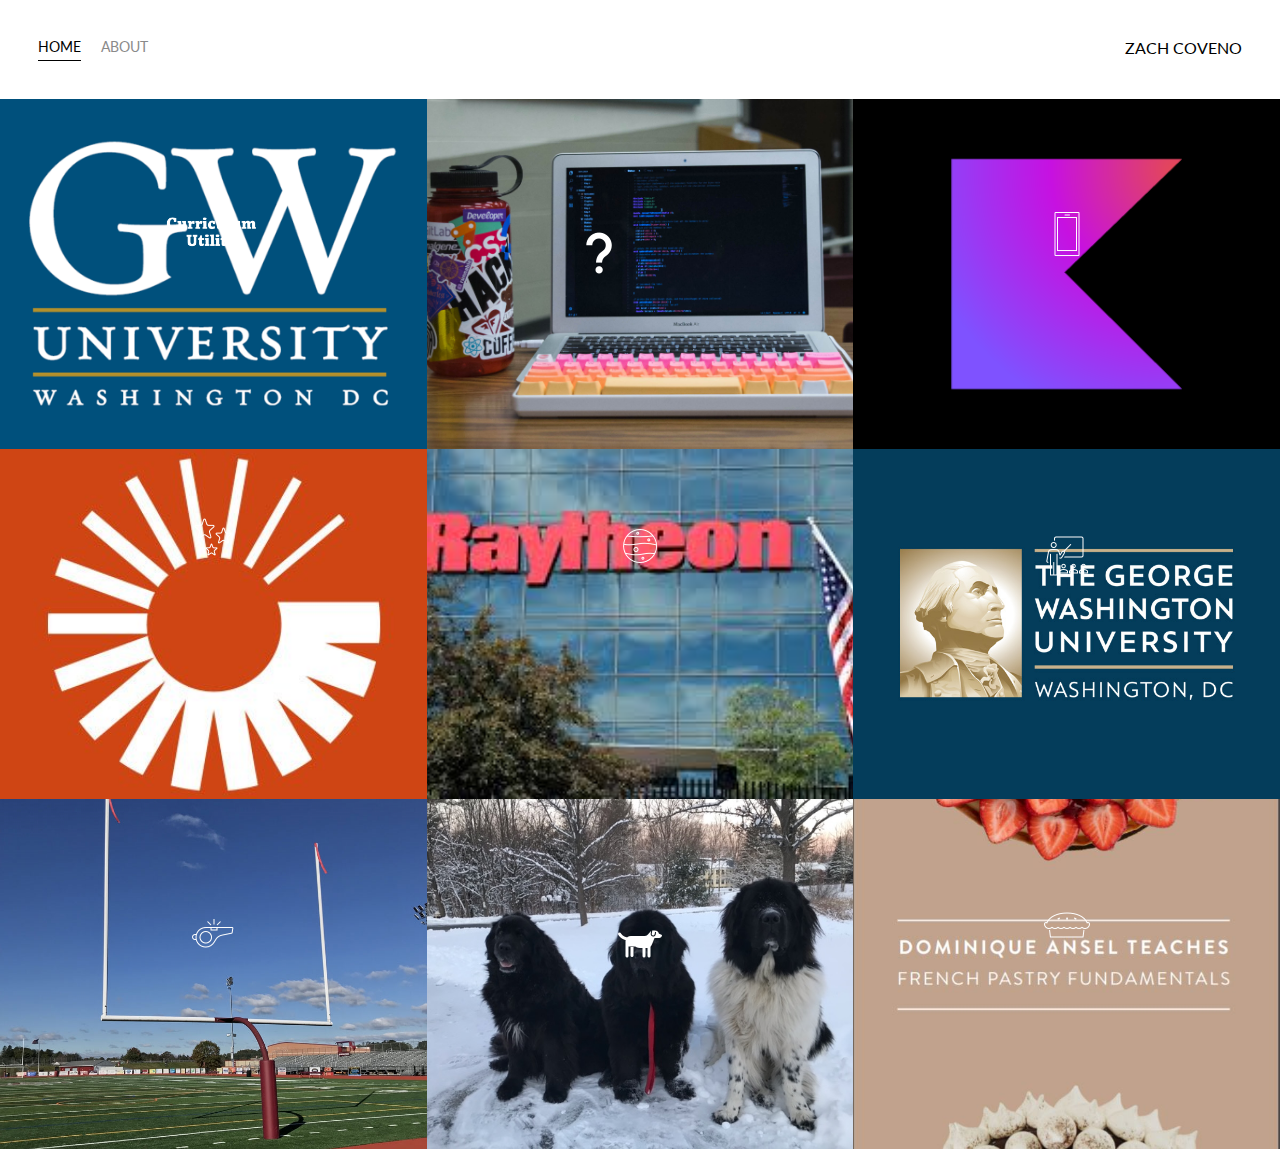
<file: index.html>
<!DOCTYPE html>
<html lang='en'>

<head>
  <meta charset='UTF-8'>
  <title>Portfolio Homepage</title>
  <link href="https://fonts.googleapis.com/css?family=Lato" rel="stylesheet">
  <link rel="stylesheet" href="styles.css">
</head>

<body>
  <div class="container">
    <div class="nav-wrapper">
      <div class="left-side">
        <div class="nav-link-wrapper active-nav-link">
          <a href="index.html">Home</a>
        </div>

        <div class="nav-link-wrapper">
          <a href="about.html">About</a>
        </div>
      </div>

      <div class="right-side">
        <div class="brand">
          ZACH COVENO
        </div>
      </div>
    </div>

    <div class="content-wrapper">
      <div class="portfolio-items-wrapper">

        <div class="portfolio-item-wrapper">
          <div class="portfolio-img-background" style="background-image:url(images/portfolio1.jpg)"></div>

          <div class="img-text-wrapper" onclick="location.href='portfolio1.html';">
            <div class="logo-wrapper">
              <img src="images/logos/CurriculumUtility.png" alt="">
            </div>

            <div class="subtitle">Built a Beta College curriculum planning and tracking tool for GWU Students</div>
          </div>
        </div>

        <div class="portfolio-item-wrapper">
          <div class="portfolio-img-background" style="background-image:url(images/portfolio2.jpg)"></div>
          <div class="img-text-wrapper" onclick="location.href='portfolio2.html';">
            <div class="logo-wrapper">
              <img src="images/logos/question.png" alt="">
            </div>

            <div class="subtitle">Under Construction.</div>
          </div>
        </div>

        <div class="portfolio-item-wrapper">
          <div class="portfolio-img-background" style="background-image:url(images/portfolio3.jpg)"></div>
          <div class="img-text-wrapper" onclick="location.href='portfolio3.html';">
            <div class="logo-wrapper">
              <img src="images/logos/android.png" alt="">
            </div>

            <div class="subtitle">Built an adroid application used to find news near you (or any searched for location).</div>
          </div>
        </div>

        <div class="portfolio-item-wrapper" onclick="location.href='portfolio4.html';">
          <div class="portfolio-img-background" style="background-image:url(images/portfolio4.jpg)"></div>
          <div class="img-text-wrapper" onclick="location.href='portfolio4.html';">
            <div class="logo-wrapper">
              <img src="images/logos/stars.png" alt="">
            </div>

            <div class="subtitle">Raytheon STARS program is their air traffic control government contract. With an emphasis on safety and effeciency this project
              presents numerous tasks and challenges to the engineers that keep it running.</div>
          </div>
        </div>

        <div class="portfolio-item-wrapper">
          <div class="portfolio-img-background" style="background-image:url(images/portfolio5.jpg)"></div>
          <div class="img-text-wrapper" onclick="location.href='portfolio5.html';">
            <div class="logo-wrapper">
              <img src="images/logos/mars.png" alt="">
            </div>

            <div class="subtitle">Raytheon MARS program is a new project hoping to simplify the task at hand for air traffic controllers. As an R&D project this assignment
              provides unique challenges and a change of pace from STARS.
            </div>
          </div>
        </div>

        <div class="portfolio-item-wrapper">
          <div class="portfolio-img-background" style="background-image:url(images/portfolio6.jpg)"></div>
          <div class="img-text-wrapper" onclick="location.href='portfolio6.html';">
            <div class="logo-wrapper">
              <img src="images/logos/TAing.png" alt="">
            </div>

            <div class="subtitle">TAing is a vital part of the educational process at GWU. I held office hours and would help students understand concepts and answer homework questions.</div>
          </div>
        </div>

        <div class="portfolio-item-wrapper">
          <div class="portfolio-img-background" style="background-image:url(images/portfolio7.jpg)"></div>
          <div class="img-text-wrapper" onclick="location.href='portfolio7.html';">
            <div class="logo-wrapper">
              <img src="images/logos/football.png" alt="">
            </div>

            <div class="subtitle">When I'm not being a software engineer I coach High School Football!</div>
          </div>
        </div>

        <div class="portfolio-item-wrapper">
          <div class="portfolio-img-background" style="background-image:url(images/portfolio8.jpg)"></div>
          <div class="img-text-wrapper" onclick="location.href='portfolio8.html';">
            <div class="logo-wrapper">
              <img src="images/logos/dogs.png" alt="">
            </div>

            <div class="subtitle">I love all dogs - but especially mine!</div>
          </div>
        </div>

        <div class="portfolio-item-wrapper">
          <div class="portfolio-img-background" style="background-image:url(images/portfolio9.jpg)"></div>
          <div class="img-text-wrapper" onclick="location.href='portfolio9.html';">
            <div class="logo-wrapper">
              <img src="images/logos/baking.png" alt="">
            </div>

            <div class="subtitle">Like many during the pandemic lockdown, I picked up baking as a passtime and think I've made some delicious desserts!</div>
          </div>
        </div>

        <!-- <div class="portfolio-item-wrapper">
          <div class="portfolio-img-background" style="background-image:url(images/portfolio10.jpg)"></div>
          <div class="img-text-wrapper">
            <div class="logo-wrapper">
              <img src="images/logos/ministry-safe.png" alt="">
            </div>

            <div class="subtitle">A complete child safety system for organizations.</div>
          </div>
        </div>

        <div class="portfolio-item-wrapper">
          <div class="portfolio-img-background" style="background-image:url(images/portfolio11.jpg)"></div>
          <div class="img-text-wrapper">
            <div class="logo-wrapper">
              <img src="images/logos/open-devos.png" alt="">
            </div>

            <div class="subtitle">Publish and share daily devotionals.</div>
          </div>
        </div>

        <div class="portfolio-item-wrapper">
          <div class="portfolio-img-background" style="background-image:url(images/portfolio12.jpg)"></div>
          <div class="img-text-wrapper">
            <div class="logo-wrapper">
              <img src="images/logos/toastability.png" alt="">
            </div>

            <div class="subtitle">Easy way to manage the digital life of your bar or restaurant.</div>
          </div>
        </div> -->

      </div>
    </div>
  </div>

</body>

<script>
  const portfolioItems = document.querySelectorAll('.portfolio-item-wrapper');

  portfolioItems.forEach(portfolioItem => {
    portfolioItem.addEventListener('mouseover', () => {
      console.log(portfolioItem.childNodes[1].classList)
      portfolioItem.childNodes[1].classList.add('image-blur');
    });

    portfolioItem.addEventListener('mouseout', () => {
      console.log(portfolioItem.childNodes[1].classList)
      portfolioItem.childNodes[1].classList.remove('image-blur');
    });
  });

  function portfolio1CLICK(){
    console.log("clicked");
    
  }

</script>

</html>
</file>
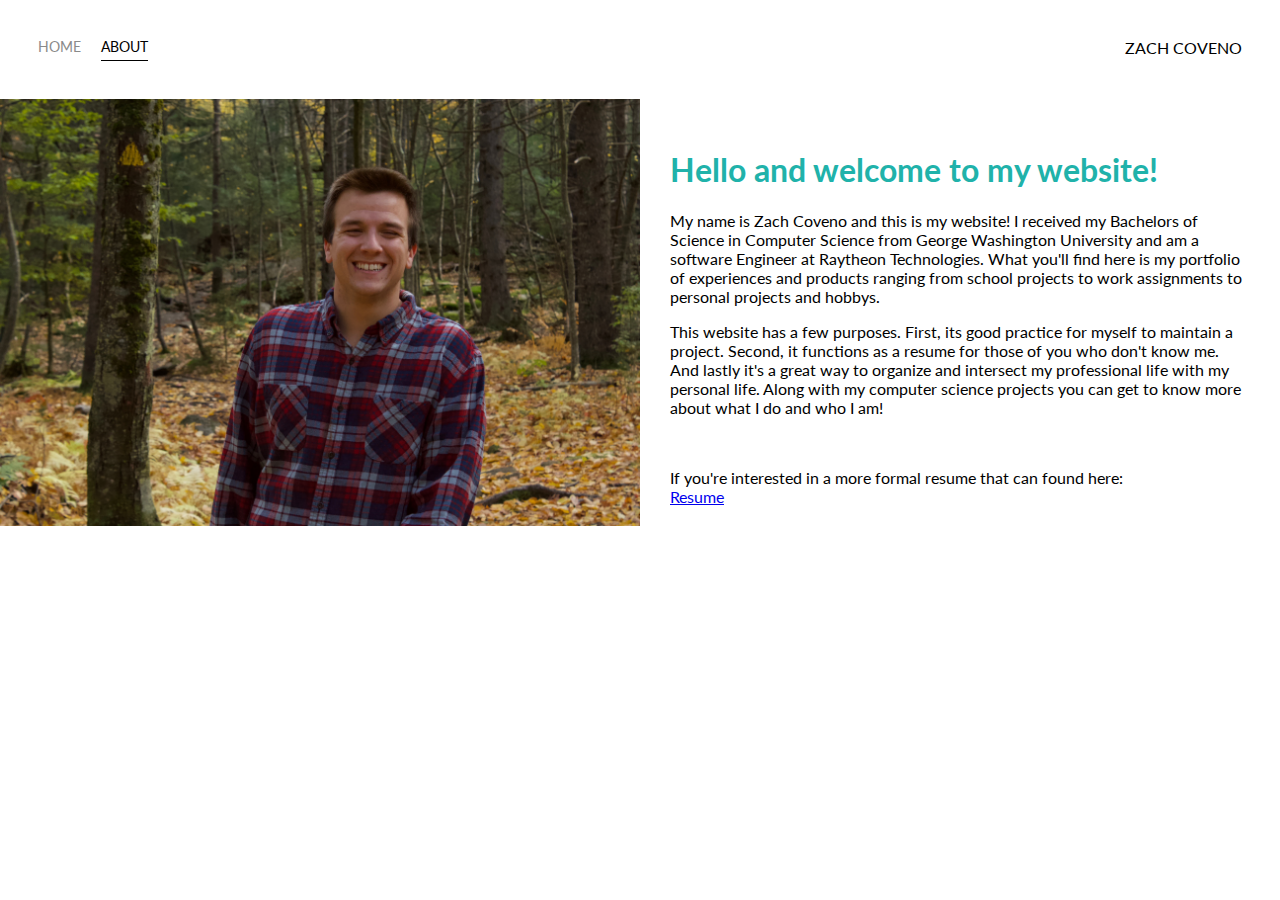
<file: about.html>
<!DOCTYPE html>
<html lang='en'>

<head>
  <meta charset='UTF-8'>
  <title>Portfolio Homepage</title>
  <link href="https://fonts.googleapis.com/css?family=Lato" rel="stylesheet">
  <link rel="stylesheet" href="styles.css">
</head>

<body>
  <div class="container">
    <div class="nav-wrapper">
      <div class="left-side">
        <div class="nav-link-wrapper">
          <a href="index.html">Home</a>
        </div>

        <div class="nav-link-wrapper active-nav-link">
          <a href="about.html">About</a>
        </div>
      </div>

      <div class="right-side">
        <div class="brand">
          ZACH COVENO
        </div>
      </div>
    </div>

    <div class="content-wrapper">
      <div class="two-column-wrapper">
        <div class="profile-image-wrapper">
          <img src="images/profile.jpg" alt="">
        </div>

        <div class="profile-content-wrapper">
          <h1>Hello and welcome to my website!</h1>
          <p>My name is Zach Coveno and this is my website! I received my Bachelors of Science in Computer Science from
             George Washington University and am a software Engineer at Raytheon Technologies. What you'll find here is my portfolio
              of experiences and products ranging from school projects to work assignments to personal projects and hobbys.
          </p>

          <p>This website has a few purposes. First, its good practice for myself to maintain a project. Second, it functions as a 
            resume for those of you who don't know me. And lastly it's a great way to organize and intersect my professional life with my 
            personal life. Along with my computer science projects you can get to know more about what I do and who I am!
          </p>

          <br>
          <p>
           If you're interested in a more formal resume that can found here:
          <br>
          <a href="https://coveno6.github.io/Resume.pdf" target="_blank">Resume</a>
        </p>
        </div>
      </div>
    </div>
  </div>

</body>

</html>
</file>
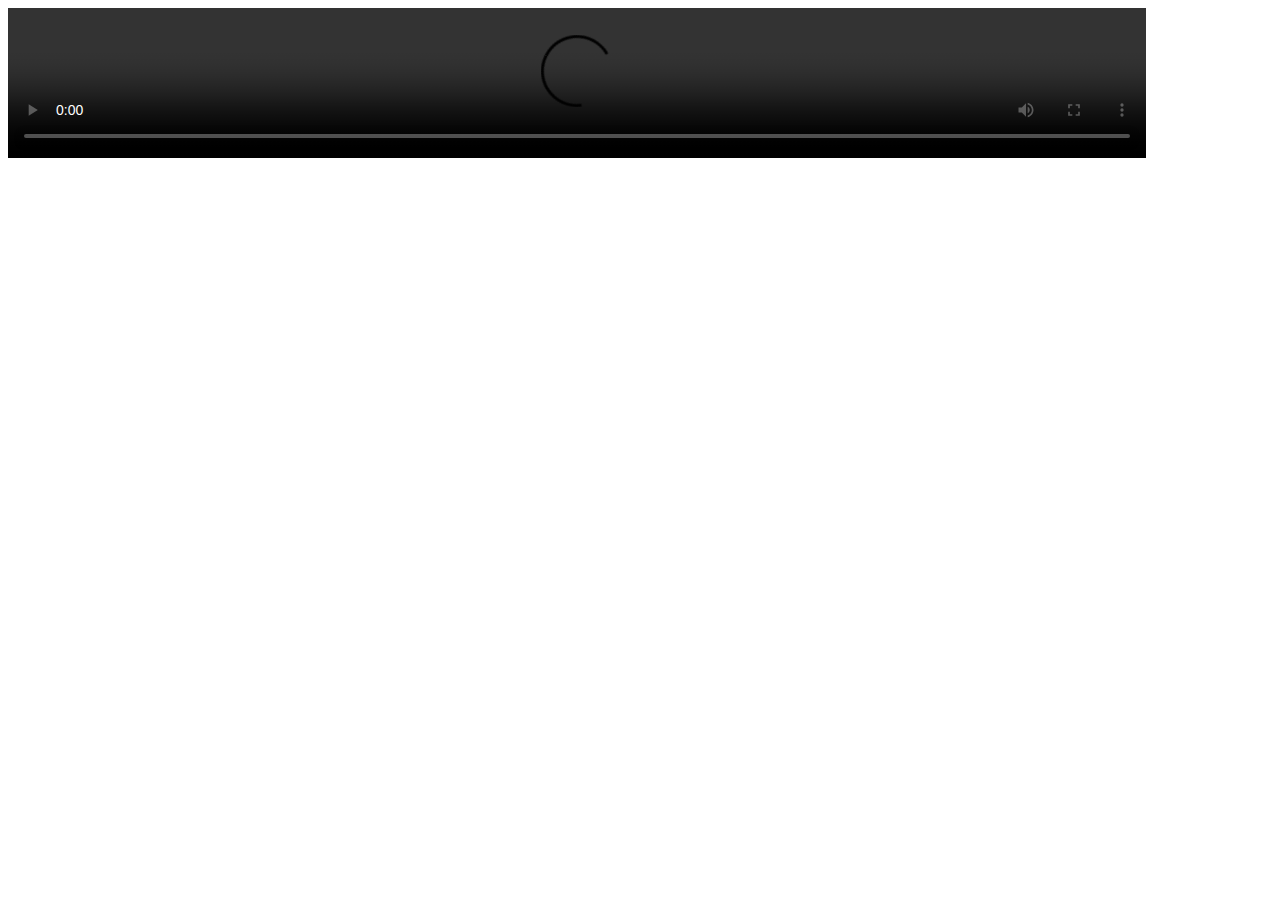
<file: curriculumUtilityVideo.html>
<!DOCTYPE html>
<html>
<body>    
    <video width="90%" height="90%" controls>
      <source src="Projects\Project 1 - Curriculum Utility\Videos\Demo.mp4" type="video/mp4">
      Your browser does not support the video tag.
    </video>
</body>
</html>
</file>
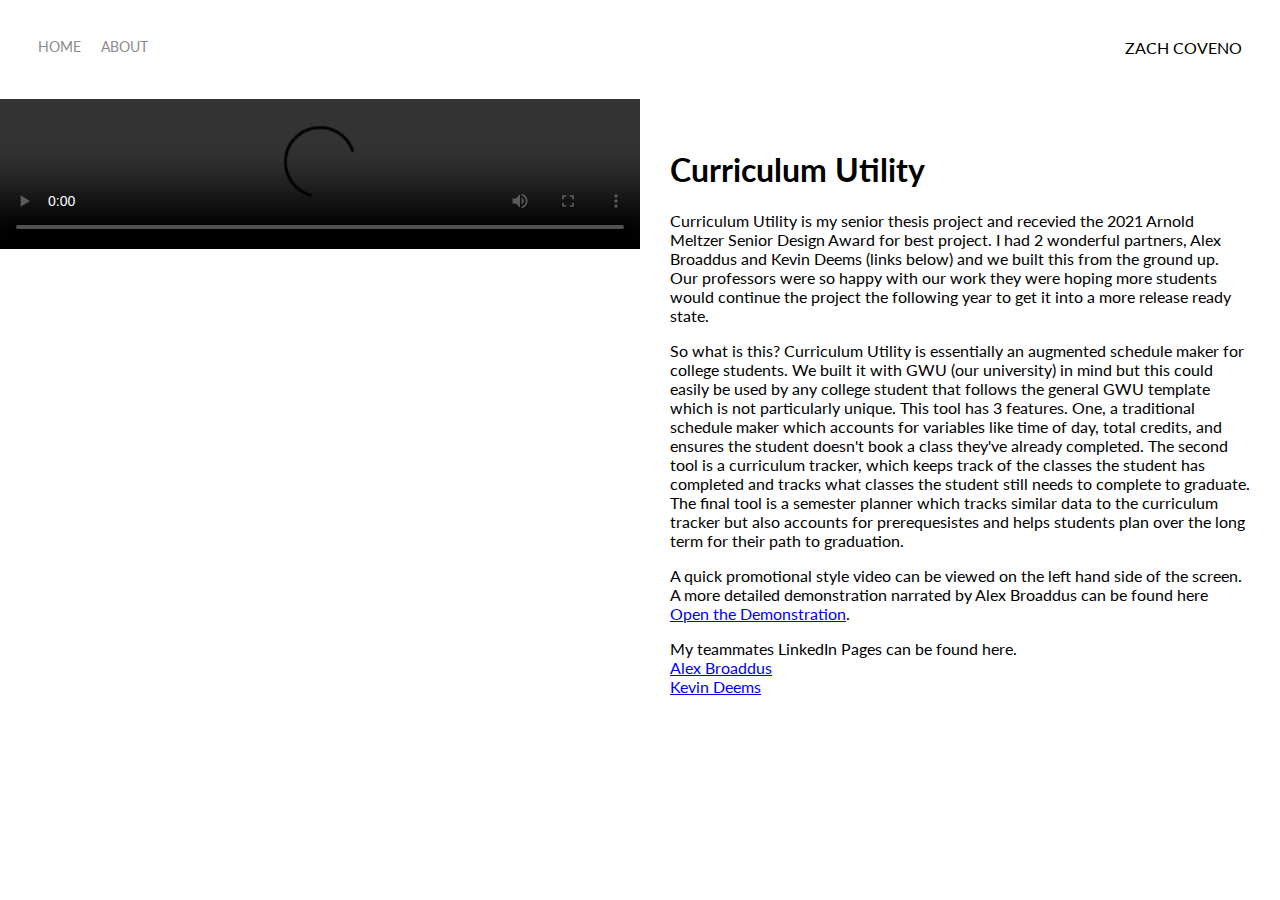
<file: portfolio1.html>
<!DOCTYPE html>
<html lang='en'>

<head>
  <meta charset='UTF-8'>
  <title>Portfolio Homepage</title>
  <link href="https://fonts.googleapis.com/css?family=Lato" rel="stylesheet">
  <link rel="stylesheet" href="styles.css">
</head>

<body>
  <div class="container">
    <div class="nav-wrapper">
      <div class="left-side">
        <div class="nav-link-wrapper">
          <a href="index.html">Home</a>
        </div>

        <div class="nav-link-wrapper">
          <a href="about.html">About</a>
        </div>
      </div>

      <div class="right-side">
        <div class="brand">
          ZACH COVENO
        </div>
      </div>
    </div>

    <div class="content-wrapper">
      <div class="two-column-wrapper">
        <div class="video-wrapper">
          <video controls>
            <source src="Projects/Project 1 - Curriculum Utility/Videos/promo.mp4" type="video/mp4">
            Your browser does not support HTML video.
        </video>
        </div>


        <div class="description-wrapper">
          <h1>Curriculum Utility</h1>
          <p>Curriculum Utility is my senior thesis project and recevied the 2021 Arnold Meltzer Senior Design Award for best project. I
              had 2 wonderful partners, Alex Broaddus and Kevin Deems (links below) and we built this from the ground up. Our professors were so happy with
              our work they were hoping more students would continue the project the following year to get it into a more release ready state. 
          </p>

          <p>So what is this? Curriculum Utility is essentially an augmented schedule maker for college students. We built it with GWU (our university) in mind
              but this could easily be used by any college student that follows the general GWU template which is not particularly unique. This tool has 3 features.
              One, a traditional schedule maker which accounts for variables like time of day, total credits, and ensures the student doesn't book a class they've 
              already completed. The second tool is a curriculum tracker, which keeps track of the classes the student has completed and tracks what classes the student
              still needs to complete to graduate. The final tool is a semester planner which tracks similar data to the curriculum tracker but also accounts for prerequesistes 
              and helps students plan over the long term for their path to graduation.
          </p>
          <p>
              A quick promotional style video can be viewed on the left hand side of the screen. A more detailed demonstration narrated by Alex Broaddus can be found here <a href="curriculumUtilityVideo.html" target="_blank">Open the Demonstration</a>.
          </p>

          <p>
              My teammates LinkedIn Pages can be found here. 
            <br>
            <a href="https://www.linkedin.com/in/alex-broaddus/" target="_blank">Alex Broaddus</a>
            <br>
            <a href="https://www.linkedin.com/in/kevindeems/" target="_blank">Kevin Deems</a>
          </p>
        </div>
      </div>
    </div>
  </div>

</body>

</html>
</file>
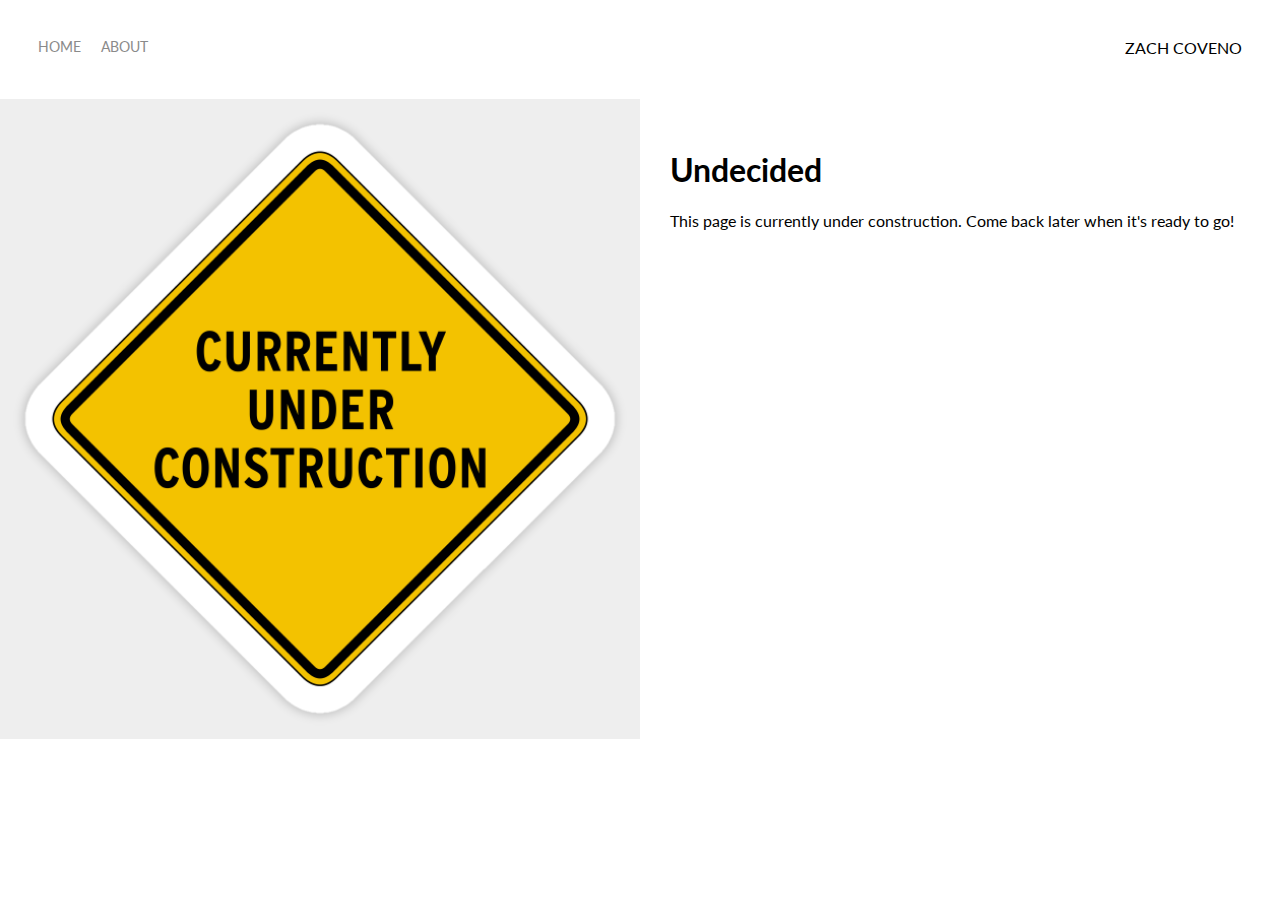
<file: portfolio2.html>
<!DOCTYPE html>
<html lang='en'>

<head>
  <meta charset='UTF-8'>
  <title>Portfolio Homepage</title>
  <link href="https://fonts.googleapis.com/css?family=Lato" rel="stylesheet">
  <link rel="stylesheet" href="styles.css">
</head>

<body>
  <div class="container">
    <div class="nav-wrapper">
      <div class="left-side">
        <div class="nav-link-wrapper">
          <a href="index.html">Home</a>
        </div>

        <div class="nav-link-wrapper">
          <a href="about.html">About</a>
        </div>
      </div>

      <div class="right-side">
        <div class="brand">
          ZACH COVENO
        </div>
      </div>
    </div>

    <div class="content-wrapper">
      <div class="two-column-wrapper">
        <div class="profile-image-wrapper">
          <img src="Projects\Project 2 -\underConstruction.png" alt="">
        </div>

        <div class="description-wrapper">
            <h1>Undecided</h1>
            <p>This page is currently under construction. Come back later when it's ready to go!            </p>
  
        </div>
      </div>
    </div>
  </div>

</body>

</html>
</file>
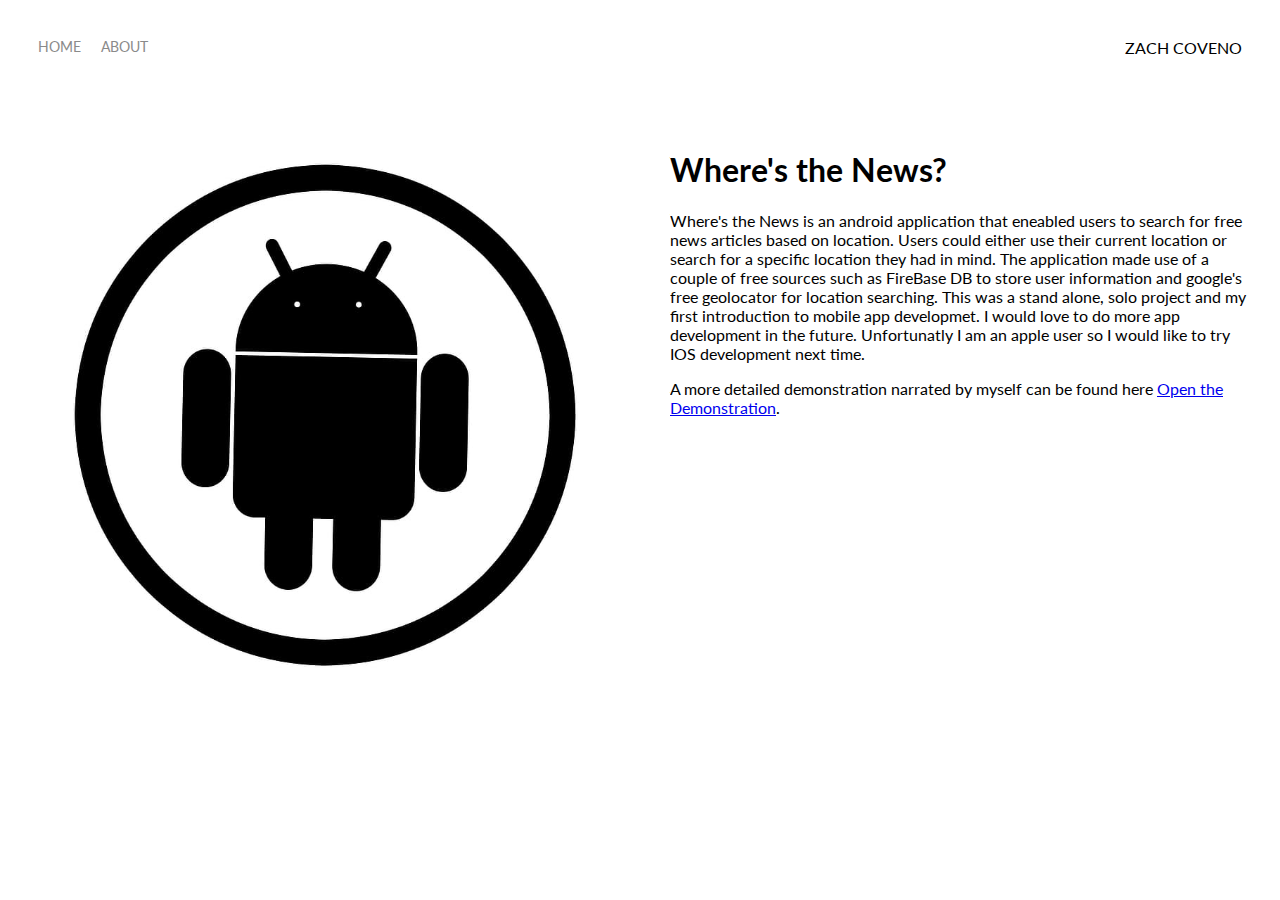
<file: portfolio3.html>
<!DOCTYPE html>
<html lang='en'>

<head>
  <meta charset='UTF-8'>
  <title>Portfolio Homepage</title>
  <link href="https://fonts.googleapis.com/css?family=Lato" rel="stylesheet">
  <link rel="stylesheet" href="styles.css">
</head>

<body>
  <div class="container">
    <div class="nav-wrapper">
      <div class="left-side">
        <div class="nav-link-wrapper">
          <a href="index.html">Home</a>
        </div>

        <div class="nav-link-wrapper">
          <a href="about.html">About</a>
        </div>
      </div>

      <div class="right-side">
        <div class="brand">
          ZACH COVENO
        </div>
      </div>
    </div>

    <div class="content-wrapper">
      <div class="two-column-wrapper">
          <div class="profile-image-wrapper">
                <img src="Projects\Project 3 - Android App\android.png" alt="">
        </div>

        <div class="description-wrapper">
          <h1>Where's the News?</h1>
          <p>Where's the News is an android application that eneabled users to search for free news articles based on location. Users could either use their current location
              or search for a specific location they had in mind. The application made use of a couple of free sources such as FireBase DB to store user information and google's 
              free geolocator for location searching. This was a stand alone, solo project and my first introduction to mobile app developmet. I would love to do more app development
              in the future. Unfortunatly I am an apple user so I would like to try IOS development next time. 
          </p>
          <p>
            A more detailed demonstration narrated by myself can be found here <a href="wherestheNewsVideo.html" target="_blank">Open the Demonstration</a>.
          </p>
        </div>
      </div>
    </div>
  </div>

</body>

</html>
</file>
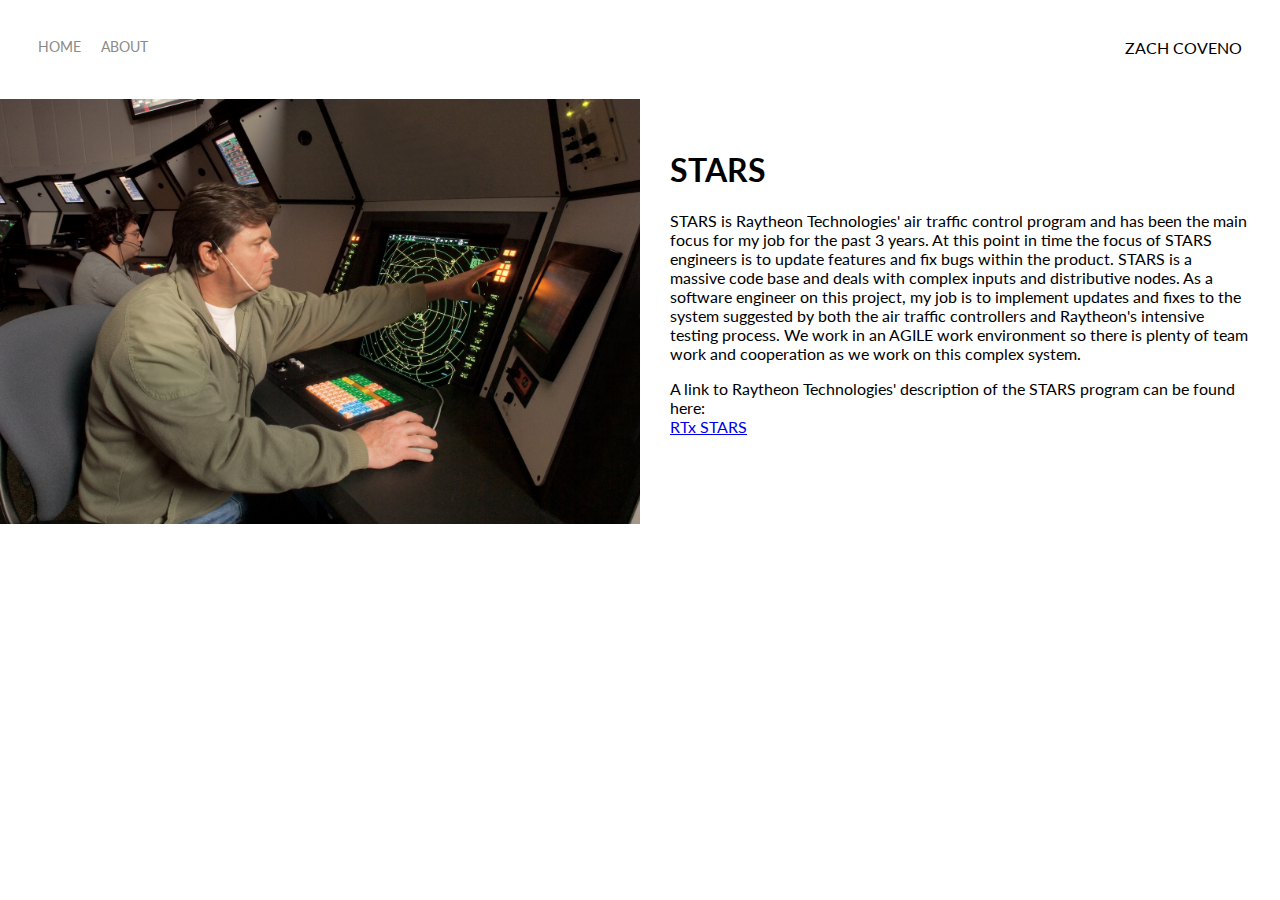
<file: portfolio4.html>
<!DOCTYPE html>
<html lang='en'>

<head>
  <meta charset='UTF-8'>
  <title>Portfolio Homepage</title>
  <link href="https://fonts.googleapis.com/css?family=Lato" rel="stylesheet">
  <link rel="stylesheet" href="styles.css">
</head>

<body>
  <div class="container">
    <div class="nav-wrapper">
      <div class="left-side">
        <div class="nav-link-wrapper">
          <a href="index.html">Home</a>
        </div>

        <div class="nav-link-wrapper">
          <a href="about.html">About</a>
        </div>
      </div>

      <div class="right-side">
        <div class="brand">
          ZACH COVENO
        </div>
      </div>
    </div>

    <div class="content-wrapper">
      <div class="two-column-wrapper">
        <div class="profile-image-wrapper">
                <img src="Projects\Project 4 - STARS\STARS.jpg" alt="">
        </div>

        <div class="description-wrapper">
          <h1>STARS</h1>
          <p>STARS is Raytheon Technologies' air traffic control program and has been the main focus for my job for the past 3 years. At this point in time
              the focus of STARS engineers is to update features and fix bugs within the product. STARS is a massive code base and deals with complex inputs
              and distributive nodes. As a software engineer on this project, my job is to implement updates and fixes to the system suggested by both the air 
              traffic controllers and Raytheon's intensive testing process. We work in an AGILE work environment so there is plenty of team work and cooperation as we work on this 
              complex system.
          </p>

          <p>
          </p>
        
          <p>
              A link to Raytheon Technologies' description of the STARS program can be found here:
            <br>
            <a href="https://www.raytheonintelligenceandspace.com/capabilities/products/stars/" target="_blank">RTx STARS</a>
          </p>
        </div>
      </div>
    </div>
  </div>

</body>

</html>
</file>
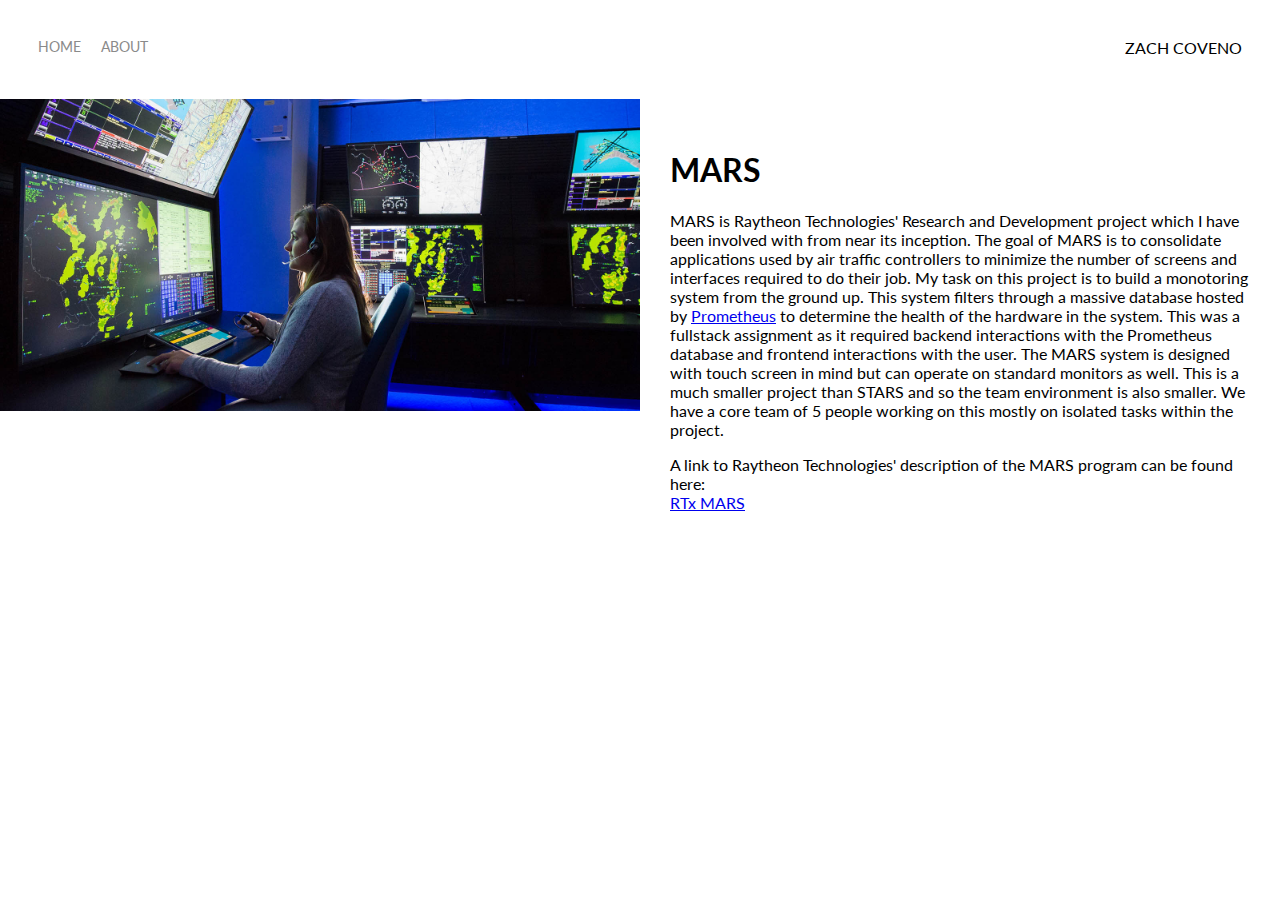
<file: portfolio5.html>
<!DOCTYPE html>
<html lang='en'>

<head>
  <meta charset='UTF-8'>
  <title>Portfolio Homepage</title>
  <link href="https://fonts.googleapis.com/css?family=Lato" rel="stylesheet">
  <link rel="stylesheet" href="styles.css">
</head>

<body>
  <div class="container">
    <div class="nav-wrapper">
      <div class="left-side">
        <div class="nav-link-wrapper">
          <a href="index.html">Home</a>
        </div>

        <div class="nav-link-wrapper">
          <a href="about.html">About</a>
        </div>
      </div>

      <div class="right-side">
        <div class="brand">
          ZACH COVENO
        </div>
      </div>
    </div>

    <div class="content-wrapper">
      <div class="two-column-wrapper">
        <div class="profile-image-wrapper">
                <img src="Projects\Project 5 - MARS\MARS.jpg" alt="">
        </div>

        <div class="description-wrapper">
          <h1>MARS</h1>
          <p>MARS is Raytheon Technologies' Research and Development project which I have been involved with from near its inception. The goal of MARS is to 
              consolidate applications used by air traffic controllers to minimize the number of screens and interfaces required to do their job. My task on this 
              project is to build a monotoring system from the ground up. This system filters through a massive database hosted by <a href="https://prometheus.io/" target="_blank">Prometheus</a> to determine 
              the health of the hardware in the system. This was a fullstack assignment as it required backend interactions with the Prometheus database and frontend
              interactions with the user. The MARS system is designed with touch screen in mind but can operate on standard monitors as well. This is a much smaller project
              than STARS and so the team environment is also smaller. We have a core team of 5 people working on this mostly on isolated tasks within the project. 
          </p>

          <p>
          </p>
        
          <p>
              A link to Raytheon Technologies' description of the MARS program can be found here:
            <br>
            <a href="https://www.raytheonintelligenceandspace.com/capabilities/products/mars" target="_blank">RTx MARS</a>
          </p>
        </div>
      </div>
    </div>
  </div>

</body>

</html>
</file>
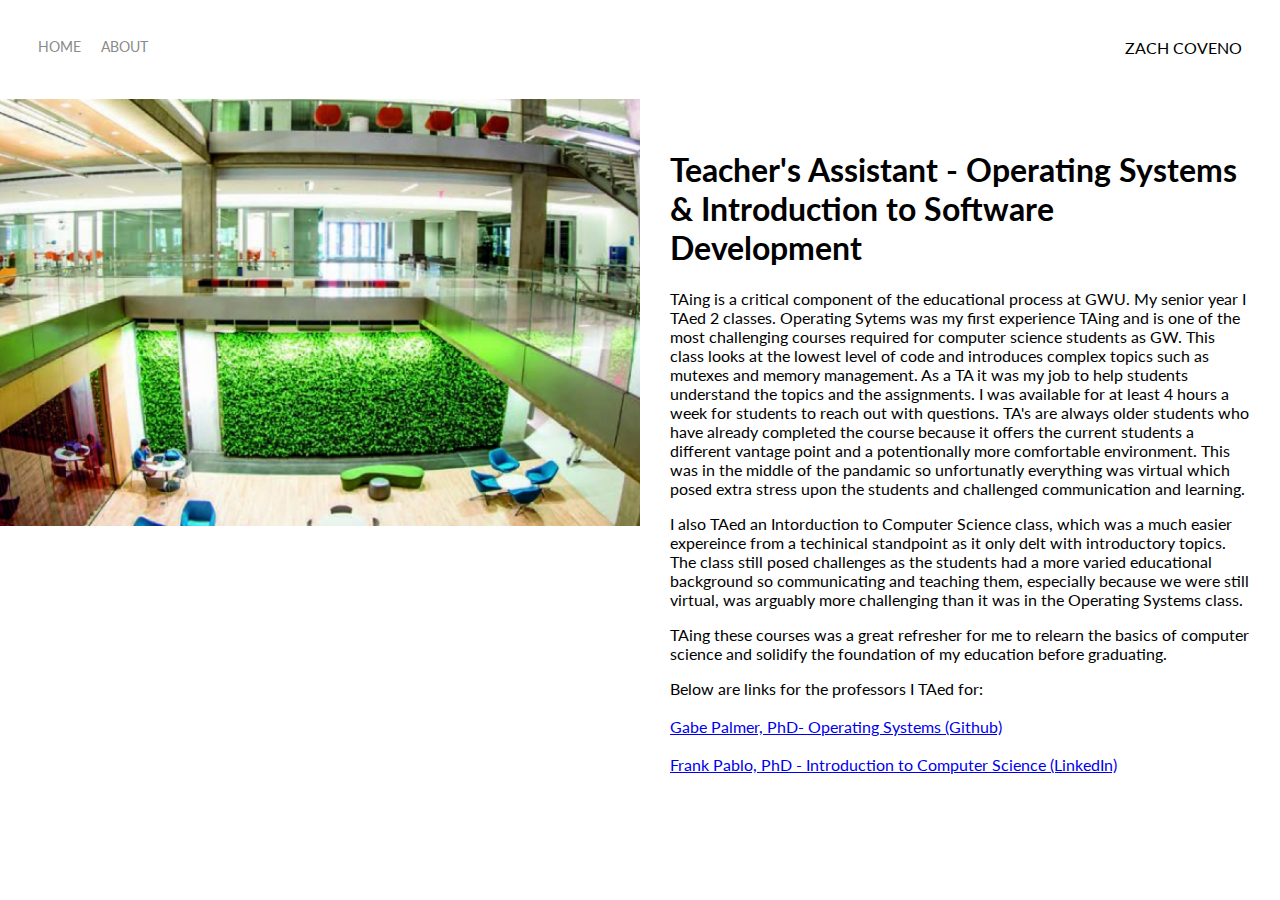
<file: portfolio6.html>
<!DOCTYPE html>
<html lang='en'>

<head>
  <meta charset='UTF-8'>
  <title>Portfolio Homepage</title>
  <link href="https://fonts.googleapis.com/css?family=Lato" rel="stylesheet">
  <link rel="stylesheet" href="styles.css">
</head>

<body>
  <div class="container">
    <div class="nav-wrapper">
      <div class="left-side">
        <div class="nav-link-wrapper">
          <a href="index.html">Home</a>
        </div>

        <div class="nav-link-wrapper">
          <a href="about.html">About</a>
        </div>
      </div>

      <div class="right-side">
        <div class="brand">
          ZACH COVENO
        </div>
      </div>
    </div>

    <div class="content-wrapper">
      <div class="two-column-wrapper">
        <div class="profile-image-wrapper">
            <img src="Projects\Project 6 - TA\TA.jpg" alt="">
        </div>

        <div class="description-wrapper">
          <h1>Teacher's Assistant - Operating Systems & Introduction to Software Development</h1>
          <p>TAing is a critical component of the educational process at GWU. My senior year I TAed 2 classes. Operating Sytems was my first experience TAing and is one of the most
              challenging courses required for computer science students as GW. This class looks at the lowest level of code and introduces complex topics such as mutexes and memory
              management. As a TA it was my job to help students understand the topics and the assignments. I was available for at least 4 hours a week for students
              to reach out with questions. TA's are always older students who have already completed the course because it offers the current students a different vantage point and 
              a potentionally more comfortable environment. This was in the middle of the pandamic so unfortunatly everything was virtual which posed extra stress 
              upon the students and challenged communication and learning. 
          </p>

          <p>I also TAed an Intorduction to Computer Science class, which was a much easier expereince from a techinical standpoint as it only delt with introductory topics. The class
              still posed challenges as the students had a more varied educational background so communicating and teaching them, especially because we were still virtual, was arguably
              more challenging than it was in the Operating Systems class. 
          </p>
          <p>
            TAing these courses was a great refresher for me to relearn the basics of computer science and solidify the foundation of my education before graduating.
          </p>

          <p>
              Below are links for the professors I TAed for:
            <br>
            <br>
            <a href="https://github.com/gparmer" target="_blank">Gabe Palmer, PhD- Operating Systems (Github)</a>
            <br>
            <br>
            <a href="https://www.linkedin.com/in/pablo-frank-22194224/" target="_blank">Frank Pablo, PhD - Introduction to Computer Science (LinkedIn)</a>
          </p>
        </div>
      </div>
    </div>
  </div>

</body>

</html>
</file>
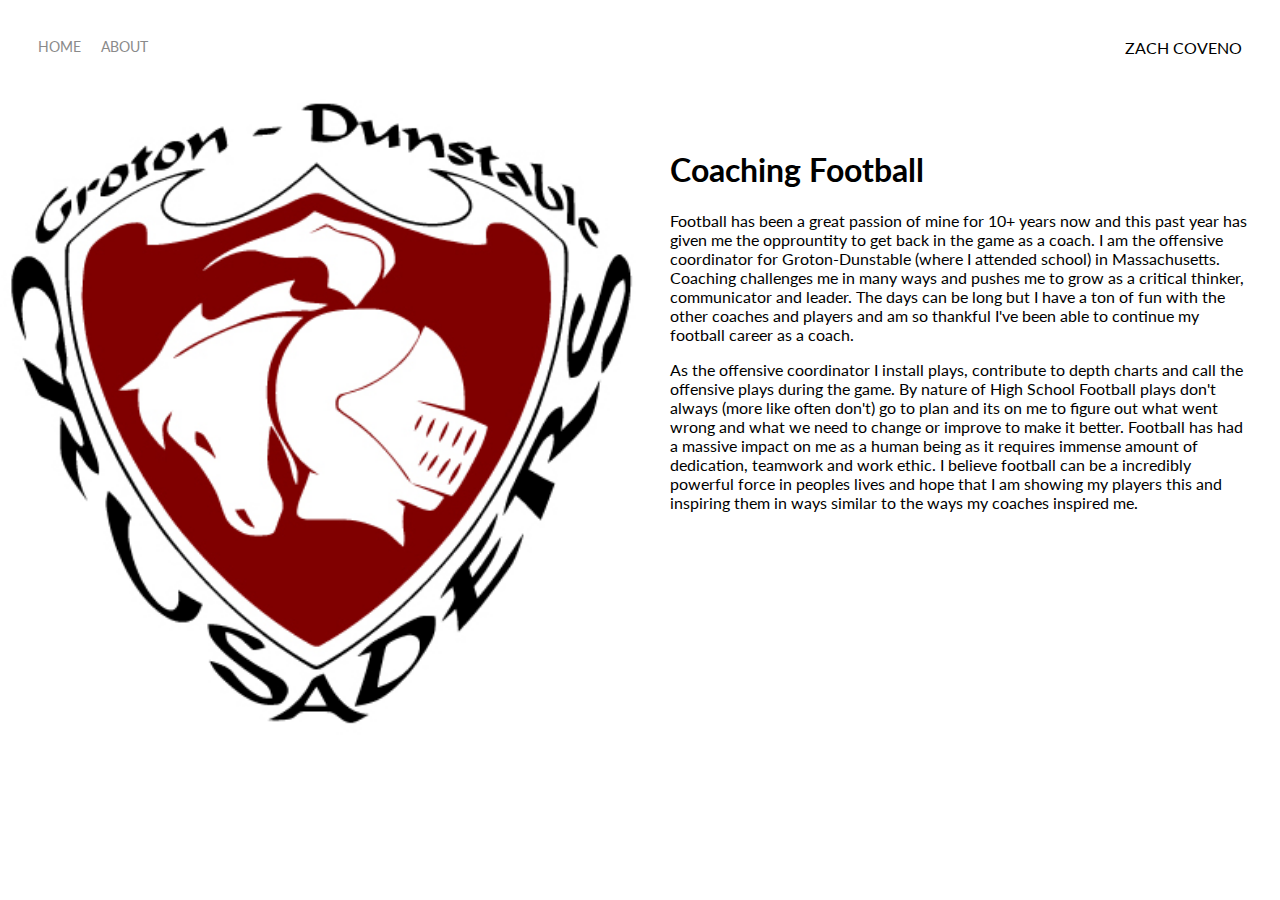
<file: portfolio7.html>
<!DOCTYPE html>
<html lang='en'>

<head>
  <meta charset='UTF-8'>
  <title>Portfolio Homepage</title>
  <link href="https://fonts.googleapis.com/css?family=Lato" rel="stylesheet">
  <link rel="stylesheet" href="styles.css">
</head>

<body>
  <div class="container">
    <div class="nav-wrapper">
      <div class="left-side">
        <div class="nav-link-wrapper">
          <a href="index.html">Home</a>
        </div>

        <div class="nav-link-wrapper">
          <a href="about.html">About</a>
        </div>
      </div>

      <div class="right-side">
        <div class="brand">
          ZACH COVENO
        </div>
      </div>
    </div>

    <div class="content-wrapper">
      <div class="two-column-wrapper">
        <div class="profile-image-wrapper">
            <img src="Projects\Project 7 - Football\GDRHS.jpg" alt="">
        </div>

        <div class="description-wrapper">
            <h1>Coaching Football</h1>
            <p>Football has been a great passion of mine for 10+ years now and this past year has given me the opprountity to get back in the game as a coach. I am the offensive
                coordinator for Groton-Dunstable (where I attended school) in Massachusetts. Coaching challenges me in many ways and pushes me to grow as a critical thinker, communicator
                and leader. The days can be long but I have a ton of fun with the other coaches and players and am so thankful I've been able to continue my football career as a coach. 
            </p>
  
            <p>As the offensive coordinator I install plays, contribute to depth charts and call the offensive plays during the game. By nature of High School Football plays don't always
                (more like often don't) go to plan and its on me to figure out what went wrong and what we need to change or improve to make it better. Football has had a massive impact on me 
                as a human being as it requires immense amount of dedication, teamwork and work ethic. I believe football can be a incredibly powerful force in peoples lives and hope that I
                am showing my players this and inspiring them in ways similar to the ways my coaches inspired me. 
            </p>
      </div>
    </div>
  </div>

</body>

</html>
</file>
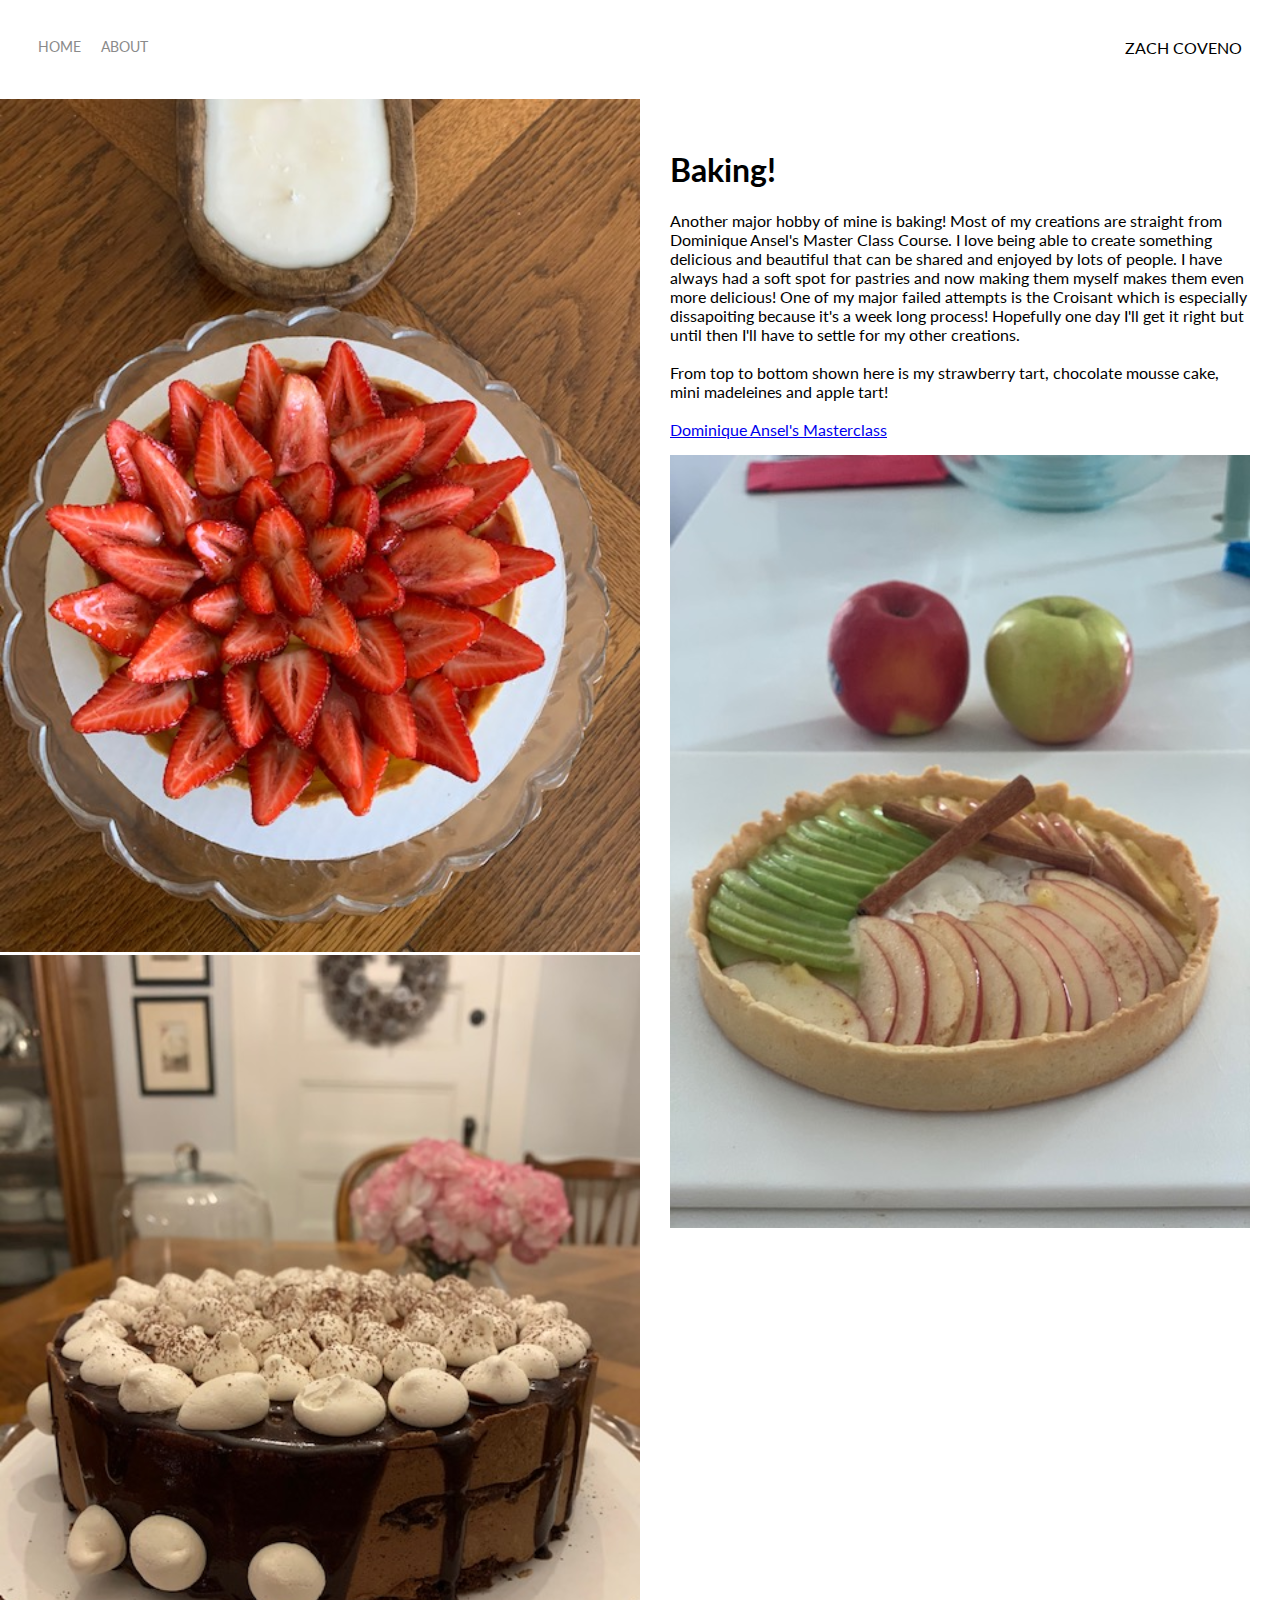
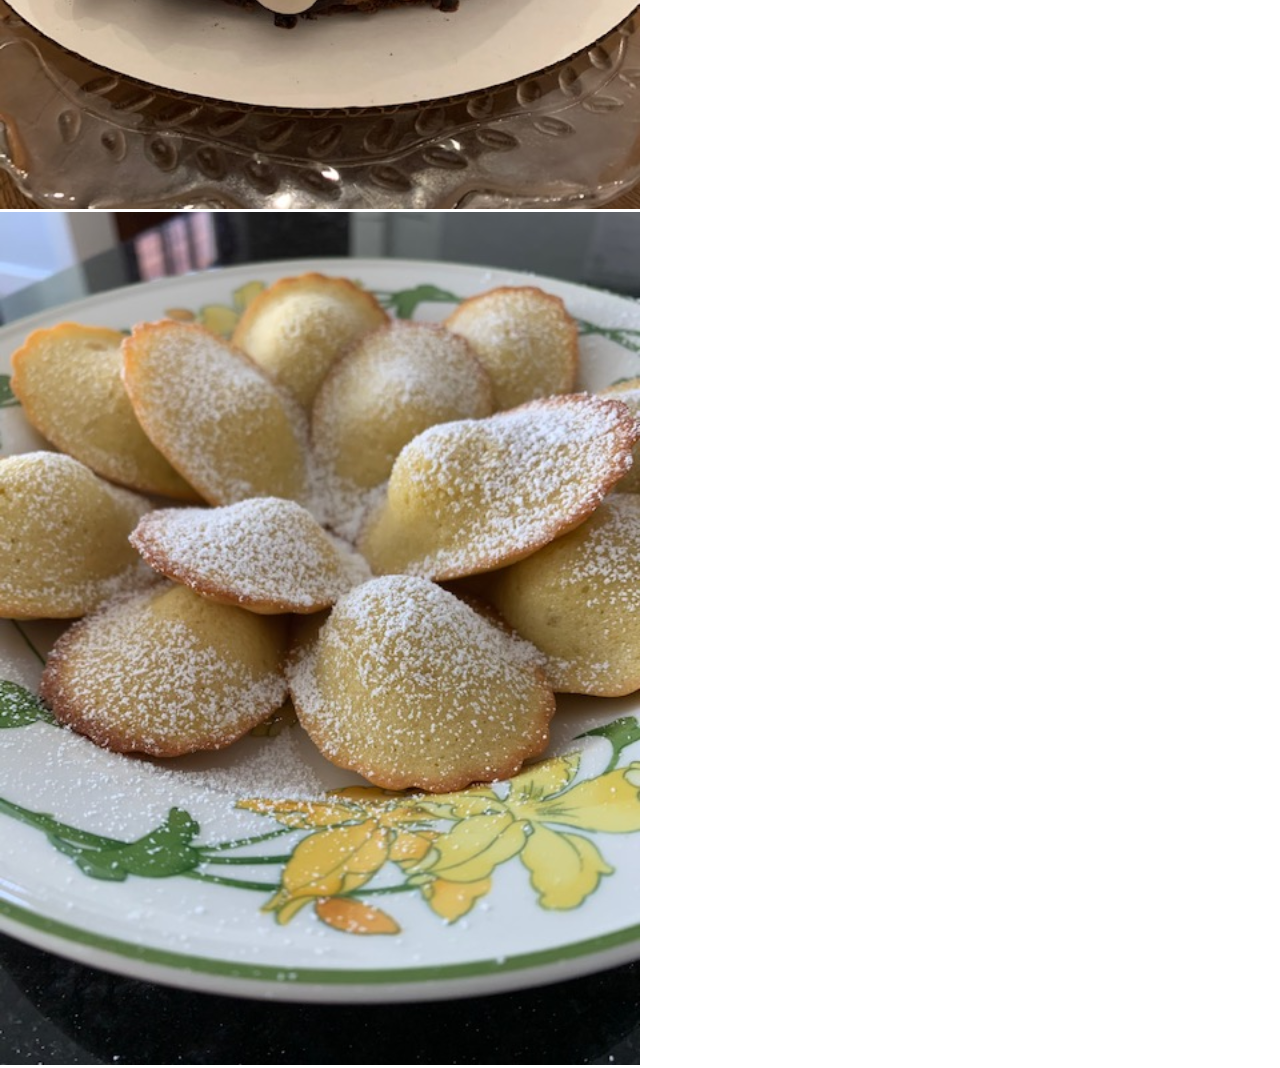
<file: portfolio9.html>
<!DOCTYPE html>
<html lang='en'>

<head>
  <meta charset='UTF-8'>
  <title>Portfolio Homepage</title>
  <link href="https://fonts.googleapis.com/css?family=Lato" rel="stylesheet">
  <link rel="stylesheet" href="styles.css">
</head>

<body>
  <div class="container">
    <div class="nav-wrapper">
      <div class="left-side">
        <div class="nav-link-wrapper">
          <a href="index.html">Home</a>
        </div>

        <div class="nav-link-wrapper">
          <a href="about.html">About</a>
        </div>
      </div>

      <div class="right-side">
        <div class="brand">
          ZACH COVENO
        </div>
      </div>
    </div>

    <div class="content-wrapper">
      <div class="two-column-wrapper">
        <div class="profile-image-wrapper">
          <img src="Projects\Project 9 - Baking\Strawberry Tart.jpeg" alt="">
          <img src="Projects\Project 9 - Baking\chocolate cake.jpeg" alt="">
          <img src="Projects\Project 9 - Baking\mini madeleins.jpeg" alt="">
      </div>

        <div class="description-wrapper">
          <h1>Baking!</h1>
          <p>Another major hobby of mine is baking! Most of my creations are straight from Dominique Ansel's Master Class Course.
            I love being able to create something delicious and beautiful that can be shared and enjoyed by lots of people. I have 
            always had a soft spot for pastries and now making them myself makes them even more delicious! One of my major failed 
            attempts is the Croisant which is especially dissapoiting because it's a week long process! Hopefully one day I'll get it 
            right but until then I'll have to settle for my other creations.
            <br>
            <br>
            
            From top to bottom shown here is my strawberry tart, chocolate mousse cake, mini madeleines and apple tart!
            <br>
            <br>
            <a href="https://www.masterclass.com/classes/dominique-ansel-teaches-french-pastry-fundamentals" target="_blank">Dominique Ansel's Masterclass</a>
            <br>
          </p>
          <div class="profile-image-wrapper">
            <img src="Projects\Project 9 - Baking\Apple Tart.jpeg" alt = "">
        </div>

        </div>
      </div>
    </div>
  </div>

</body>

</html>
</file>
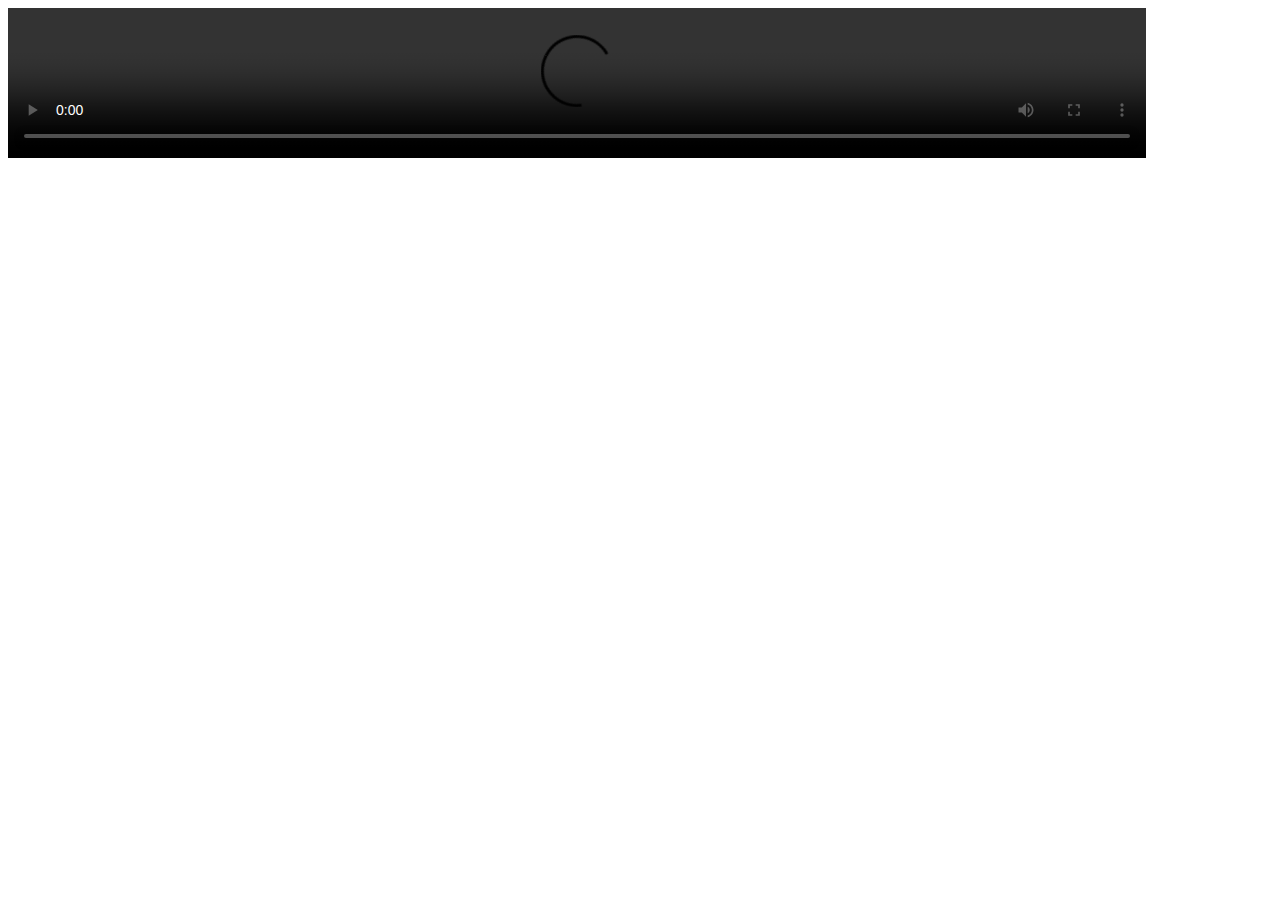
<file: wherestheNewsVideo.html>
<!DOCTYPE html>
<html>
<body>    
    <video width="90%" height="10%" controls>
      <source src="C:\Users\zcove\Desktop\Life\Job Things\Website\Coveno.github.io\Projects\Project 3 - Android App\Where's the News Demo.mp4" type="video/mp4">
      Your browser does not support the video tag.
    </video>
</body>
</html>
</file>
<file: styles.css>
body {
  font-family: "Lato", sans-serif;
  margin: 0px;
}

.container {
  display: grid;
  grid-template-columns: 1fr;
}

.nav-wrapper {
  display: flex;
  justify-content: space-between;
  padding: 38px;
}

.left-side {
  display: flex;
}

.nav-wrapper > .left-side > div {
  margin-right: 20px;
  text-transform: uppercase;
  font-size: 0.9rem;
}

.nav-link-wrapper {
  height: 22px;
  border-bottom: 1px solid transparent;
  transition: border-bottom 0.5s;
}

.active-nav-link {
  border-bottom: 1px solid black;
}

.active-nav-link a {
  color: black !important;
}

.nav-link-wrapper a {
  color: #8a8a8a;
  text-decoration: none;
  transition: color 0.5s;
}

.nav-link-wrapper:hover {
  border-bottom: 1px solid black;
}

.nav-link-wrapper a:hover {
  color: black;
}

.portfolio-items-wrapper {
  display: grid;
  grid-template-columns: 1fr 1fr 1fr;
}

.portfolio-item-wrapper {
  position: relative;
}

.portfolio-img-background {
  background-size: cover;
  background-position: center;
  background-repeat: no-repeat;
  height: 350px;
  width: 100%;
}

.img-text-wrapper {
  position: absolute;
  top: 0;
  display: flex;
  flex-direction: column;
  justify-content: center;
  align-items: center;
  height: 100%;
  text-align: center;
  padding-left: 100px;
  padding-right: 100px;
}

.img-text-wrapper .subtitle {
  transition: 1s;
  color: transparent;
}

.image-blur {
  transition: 1s;
  filter: brightness(10%);
}

.img-text-wrapper:hover .subtitle {
  color: lightseagreen;
  font-weight: 600;
}

.logo-wrapper img {
  width: 50%;
  margin-bottom: 20px;
}

.two-column-wrapper {
  display: grid;
  grid-template-columns: 1fr 1fr;
}

.profile-image-wrapper img {
  width: 100%;
}

.profile-content-wrapper {
  padding: 30px;
}

.profile-content-wrapper h1 {
  color: lightseagreen;
}

.video-wrapper video {
  width: 100%;
}

.description-wrapper {
  padding: 30px;
}
</file>
